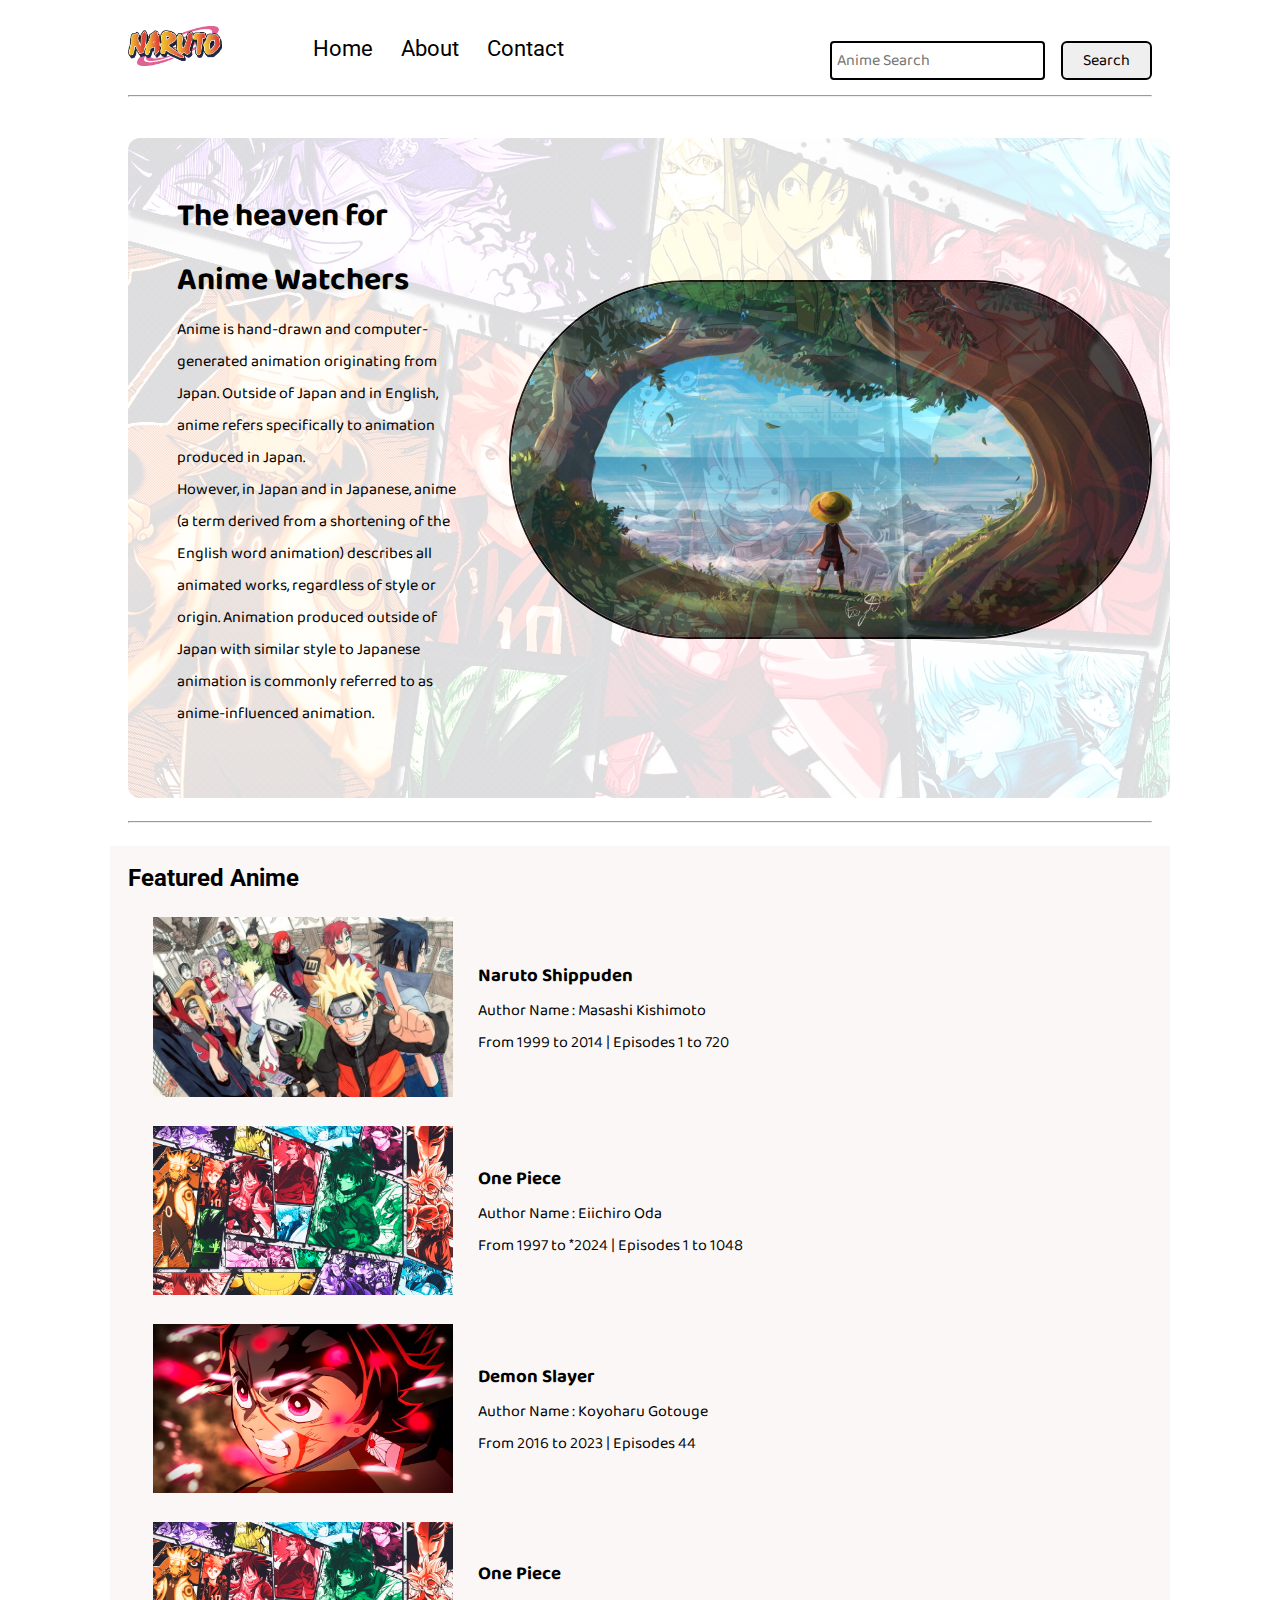
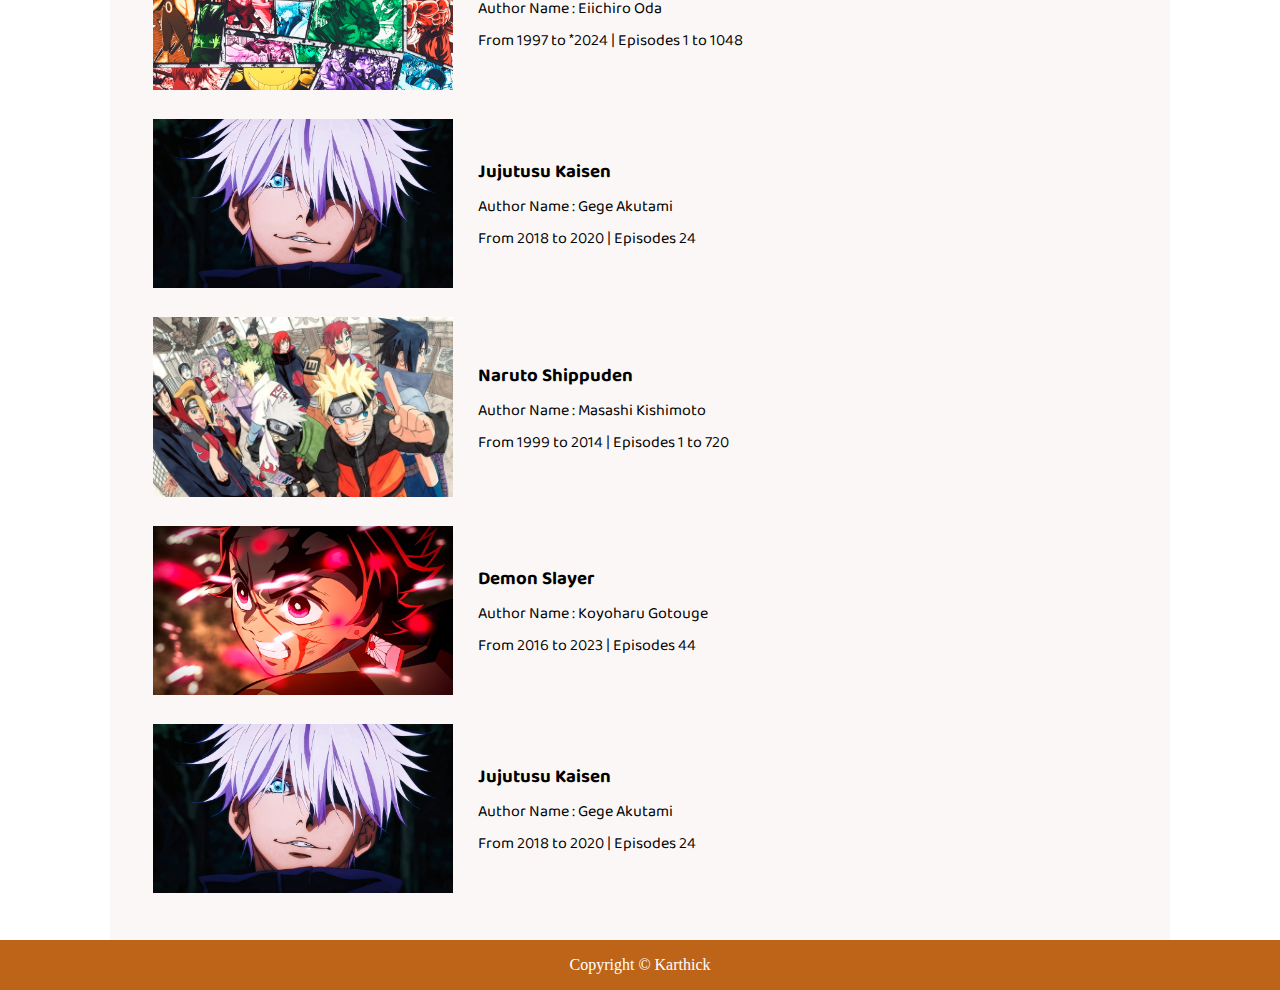
<file: index.html>
<!DOCTYPE html>
<html lang="en">

<head>
    <meta charset="UTF-8">
    <meta name="viewport" content="width=device-width, initial-scale=1.0">
    <link rel="stylesheet" href="css/utils.css">
    <link rel="stylesheet" href="css/style.css">
    <link rel="stylesheet" href="css/mobile.css">
    <title>Anime - Heaven of Anime</title>
</head>

<body>
    <nav class="navigation max-width-1 m-auto">
        <div class="nav-left">
            <a href="/">
                <span><img src="img/logo1.png" width="94px" alt=""></span>
            </a>
            <ul>
                <li><a href="/">Home</a></li>
                <li><a href="#">About</a></li>
                <li><a href="/contact.html">Contact</a></li>
            </ul>
        </div>
        <div class="nav-right">
            <form action="/search.html" method="get">
                <input class="form-input" type="text" name="query" placeholder="Anime Search">
                <button class="btn">Search</button>
            </form>

        </div>

    </nav>
    <div class="max-width-1 m-auto">
        <hr>
    </div>
    <div class="m-auto content max-width-1 my-2">
        <div class="content-left">
            <h1>The heaven for Anime Watchers</h1>
            <p>Anime is hand-drawn and computer-generated animation originating from Japan. Outside of Japan and in English, anime refers specifically to animation produced in Japan.</p>
            <p>However, in Japan and in Japanese, anime (a term derived from a shortening of the English word animation) describes all animated works, regardless of style or origin. Animation produced outside of Japan with similar style to Japanese animation is commonly referred to as anime-influenced animation.</p>
        </div>
        <div class="content-right">
            <img src="img/home1.jpg" alt="iBlog">
        </div>
    </div>

    <div class="max-width-1 m-auto">
        <hr>
    </div>
    <div class="home-articles max-width-1 m-auto font2">
        <h2>Featured Anime</h2>
        <div class="home-article">
            <div class="home-article-img">
                <img src="img/3.jpg" alt="article">
            </div>
            <div class="home-article-content font1">
                <a href="/blogpost.html">
                    <h3>Naruto Shippuden</h3>
                </a>

                <div>Author Name : Masashi Kishimoto</div>
                <span>From 1999 to 2014 | Episodes 1 to 720</span>
            </div>
        </div>
        <div class="home-article">
            <div class="home-article-img">
                <img src="img/1.jpg" alt="article">
            </div>
            <div class="home-article-content font1">
                <a href="/blogpost.html">
                    <h3>One Piece</h3>
                </a>

                <div>Author Name : Eiichiro Oda</div>
                <span>From 1997 to *2024 | Episodes 1 to 1048</span>
            </div>
        </div>
        <div class="home-article">
            <div class="home-article-img">
                <img src="img/2.jpg" alt="article">
            </div>
            <div class="home-article-content font1">
                <a href="/blogpost.html">
                    <h3>Demon Slayer</h3>
                </a>

                <div>Author Name : Koyoharu Gotouge</div>
                <span>From 2016 to 2023 | Episodes 44</span>
            </div>
        </div>
        <div class="home-article">
            <div class="home-article-img">
                <img src="img/1.jpg" alt="article">
            </div>
            <div class="home-article-content font1">
                <a href="/blogpost.html">
                    <h3>One Piece</h3>
                </a>

                <div>Author Name : Eiichiro Oda</div>
                <span>From 1997 to *2024 | Episodes 1 to 1048</span>
            </div>
        </div>
        <div class="home-article">
            <div class="home-article-img">
                <img src="img/5.jpg" alt="article">
            </div>
            <div class="home-article-content font1">
                <a href="/blogpost.html">
                    <h3>Jujutusu Kaisen</h3>
                </a>

                <div>Author Name : Gege Akutami</div>
                <span>From 2018 to 2020 | Episodes 24</span>
            </div>
        </div>
        <div class="home-article">
            <div class="home-article-img">
                <img src="img/3.jpg" alt="article">
            </div>
            <div class="home-article-content font1">
                <a href="/blogpost.html">
                    <h3>Naruto Shippuden</h3>
                </a>

                <div>Author Name : Masashi Kishimoto</div>
                <span>From 1999 to 2014 | Episodes 1 to 720</span>
            </div>
        </div>
        <div class="home-article">
            <div class="home-article-img">
                <img src="img/2.jpg" alt="article">
            </div>
            <div class="home-article-content font1">
                <a href="/blogpost.html">
                    <h3>Demon Slayer</h3>
                </a>

                <div>Author Name : Koyoharu Gotouge</div>
                <span>From 2016 to 2023 | Episodes 44</span>
            </div>
        </div>
        <div class="home-article">
            <div class="home-article-img">
                <img src="img/5.jpg" alt="article">
            </div>
            <div class="home-article-content font1">
                <a href="/blogpost.html">
                    <h3>Jujutusu Kaisen</h3>
                </a>

                <div>Author Name : Gege Akutami</div>
                <span>From 2018 to 2020 | Episodes 24</span>
            </div>
        </div>

    </div>

    <div class="footer">
        <p>Copyright &copy; Karthick </p>
    </div>
</body>

</html>
</file>
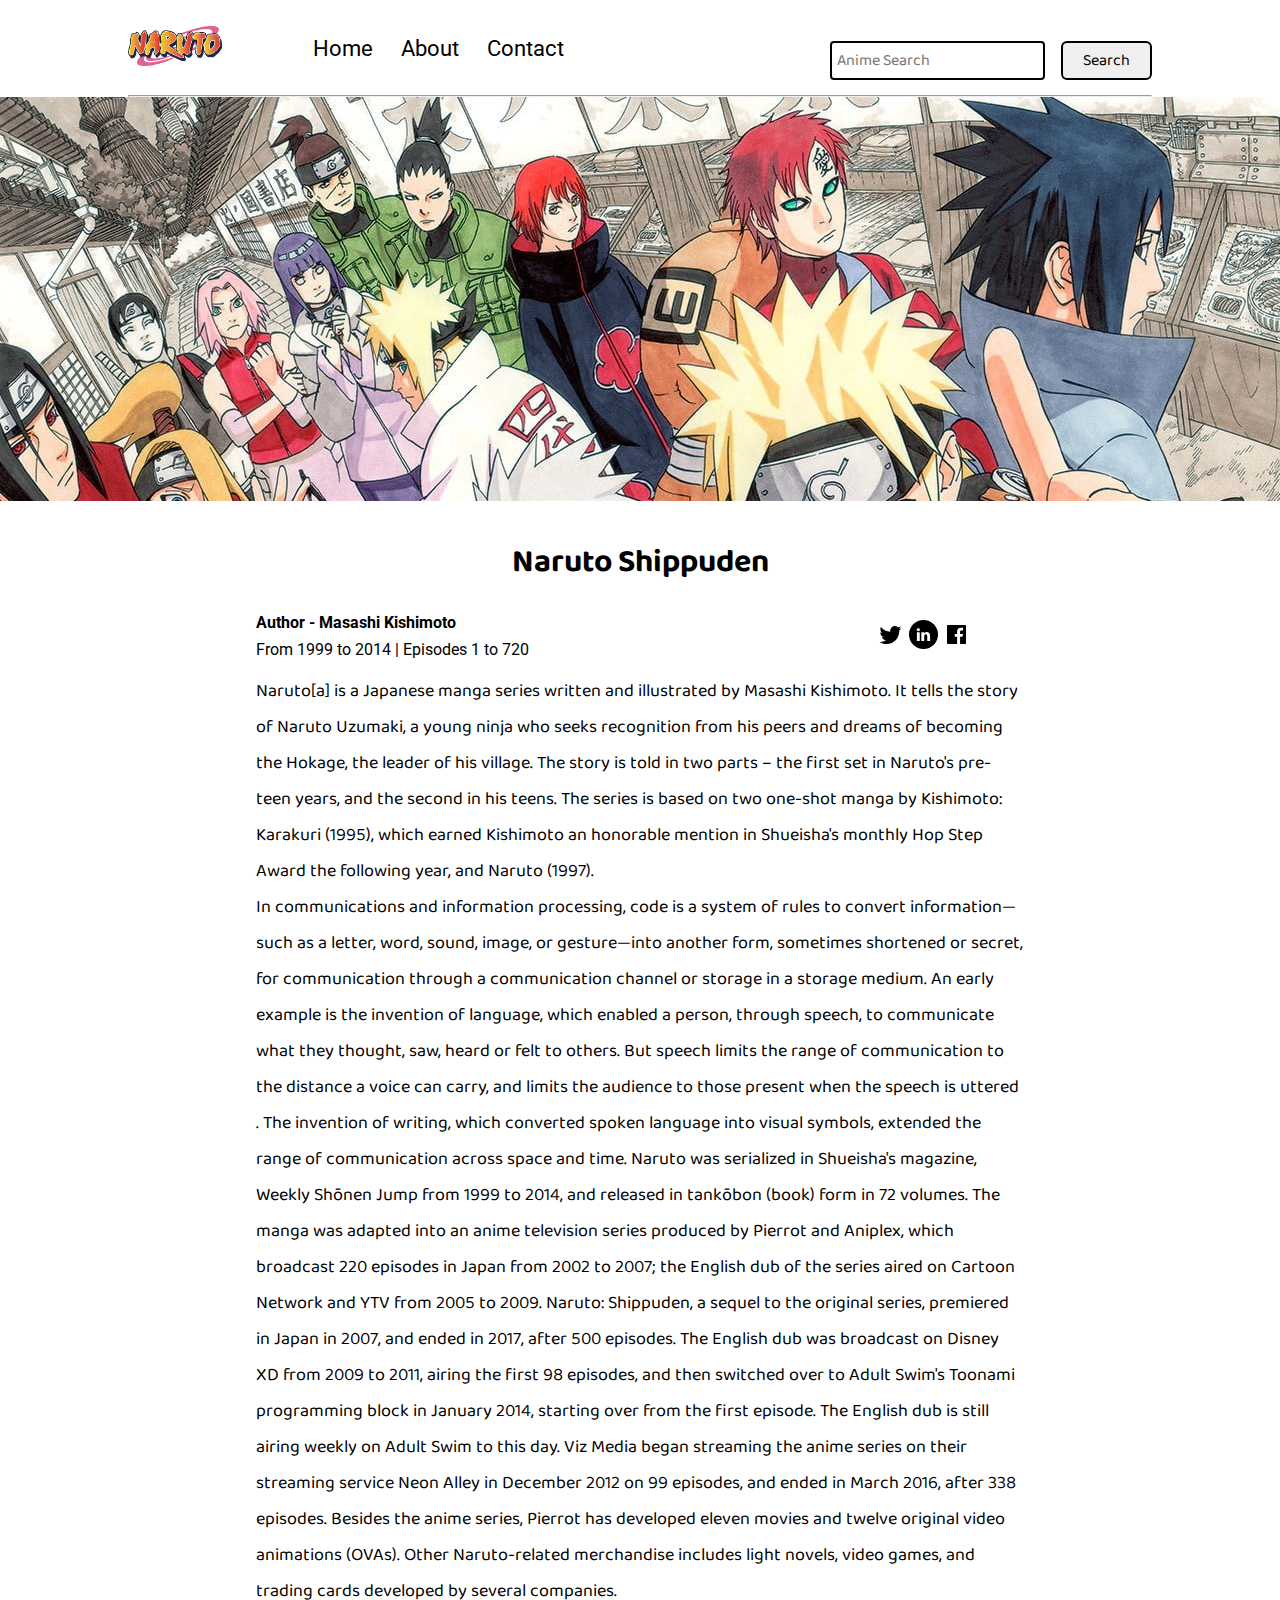
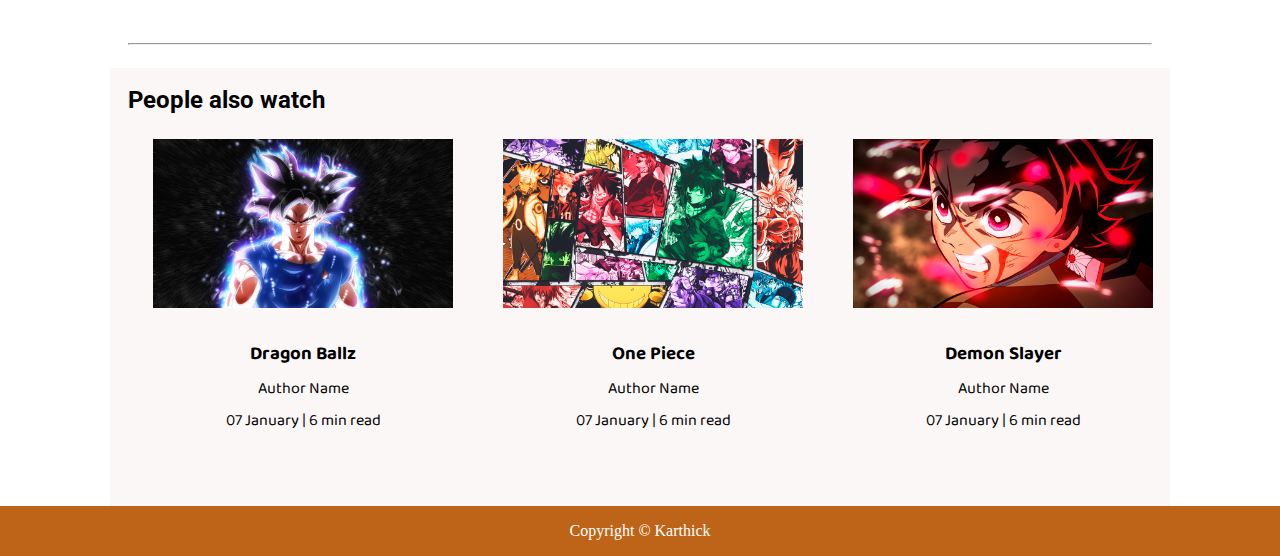
<file: blogpost.html>
<!DOCTYPE html>
<html lang="en">
<head>
    <meta charset="UTF-8">
    <meta name="viewport" content="width=device-width, initial-scale=1.0">
    <link rel="stylesheet" href="css/utils.css">
    <link rel="stylesheet" href="css/style.css">
    <link rel="stylesheet" href="css/blogpost.css">
    <link rel="stylesheet" href="css/mobile.css">
    <title>Anime - Heaven of Anime</title>
</head>
<body>
    <nav class="navigation max-width-1 m-auto">
        <div class="nav-left">
            <a href="/">
                <span><img src="img/logo1.png" width="94px" alt=""></span>
            </a>
            <ul>
                <li><a href="/">Home</a></li>
                <li><a href="#">About</a></li>
                <li><a href="/contact.html">Contact</a></li>
            </ul>
        </div>
        <div class="nav-right">
            <form action="/search.html" method="get">
                <input class="form-input" type="text" name="query" placeholder="Anime Search">
                <button class="btn">Search</button>
            </form>

        </div>

    </nav>
    <div class="max-width-1 m-auto">
        <hr>
    </div>
    <div class="post-img">
        <img src="img/3.jpg" alt="">
    </div>
    <div class="m-auto blog-post-content max-width-2 m-auto my-2">
        <h1 class="font1">Naruto Shippuden</h1>
        <div class="blogpost-meta">
            <div class="author-info">
                <div>
                <b>
                  Author - Masashi Kishimoto
                </b>
                </div>
                <div>From 1999 to 2014 | Episodes 1 to 720</div>
            </div>
            <div class="social">
                <svg width="29" height="29" class="hk"><path d="M22.05 7.54a4.47 4.47 0 0 0-3.3-1.46 4.53 4.53 0 0 0-4.53 4.53c0 .35.04.7.08 1.05A12.9 12.9 0 0 1 5 6.89a5.1 5.1 0 0 0-.65 2.26c.03 1.6.83 2.99 2.02 3.79a4.3 4.3 0 0 1-2.02-.57v.08a4.55 4.55 0 0 0 3.63 4.44c-.4.08-.8.13-1.21.16l-.81-.08a4.54 4.54 0 0 0 4.2 3.15 9.56 9.56 0 0 1-5.66 1.94l-1.05-.08c2 1.27 4.38 2.02 6.94 2.02 8.3 0 12.86-6.9 12.84-12.85.02-.24 0-.43 0-.65a8.68 8.68 0 0 0 2.26-2.34c-.82.38-1.7.62-2.6.72a4.37 4.37 0 0 0 1.95-2.51c-.84.53-1.81.9-2.83 1.13z"></path></svg>

                <svg style="background: black;
                border-radius: 21px;" width="29" height="29" viewBox="0 0 29 29" fill="none" class="hk"><path d="M5 6.36C5 5.61 5.63 5 6.4 5h16.2c.77 0 1.4.61 1.4 1.36v16.28c0 .75-.63 1.36-1.4 1.36H6.4c-.77 0-1.4-.6-1.4-1.36V6.36z"></path><path fill-rule="evenodd" clip-rule="evenodd" d="M10.76 20.9v-8.57H7.89v8.58h2.87zm-1.44-9.75c1 0 1.63-.65 1.63-1.48-.02-.84-.62-1.48-1.6-1.48-.99 0-1.63.64-1.63 1.48 0 .83.62 1.48 1.59 1.48h.01zM12.35 20.9h2.87v-4.79c0-.25.02-.5.1-.7.2-.5.67-1.04 1.46-1.04 1.04 0 1.46.8 1.46 1.95v4.59h2.87v-4.92c0-2.64-1.42-3.87-3.3-3.87-1.55 0-2.23.86-2.61 1.45h.02v-1.24h-2.87c.04.8 0 8.58 0 8.58z" fill="#fff"></path></svg>

                <svg width="29" height="29" class="hk"><path d="M23.2 5H5.8a.8.8 0 0 0-.8.8V23.2c0 .44.35.8.8.8h9.3v-7.13h-2.38V13.9h2.38v-2.38c0-2.45 1.55-3.66 3.74-3.66 1.05 0 1.95.08 2.2.11v2.57h-1.5c-1.2 0-1.48.57-1.48 1.4v1.96h2.97l-.6 2.97h-2.37l.05 7.12h5.1a.8.8 0 0 0 .79-.8V5.8a.8.8 0 0 0-.8-.79"></path></svg>

            </div>
        </div>
         <p class="font1">Naruto[a] is a Japanese manga series written and illustrated by Masashi Kishimoto. It tells the story of Naruto Uzumaki, a young ninja who seeks recognition from his peers and dreams of becoming the Hokage, the leader of his village. The story is told in two parts – the first set in Naruto's pre-teen years, and the second in his teens. The series is based on two one-shot manga by Kishimoto: Karakuri (1995), which earned Kishimoto an honorable mention in Shueisha's monthly Hop Step Award the following year, and Naruto (1997).</p>
         <p class="font1">In communications and information processing, code is a system of rules to convert information—such as a letter, word, sound, image, or gesture—into another form, sometimes shortened or secret, for communication through a communication channel or storage in a storage medium. An early example is the invention of language, which enabled a person, through speech, to communicate what they thought, saw, heard or felt to others. But speech limits the range of communication to the distance a voice can carry, and limits the audience to those present when the speech is uttered . The invention of writing, which converted spoken language into visual symbols, extended the range of communication across space and time.

            Naruto was serialized in Shueisha's magazine, Weekly Shōnen Jump from 1999 to 2014, and released in tankōbon (book) form in 72 volumes. The manga was adapted into an anime television series produced by Pierrot and Aniplex, which broadcast 220 episodes in Japan from 2002 to 2007; the English dub of the series aired on Cartoon Network and YTV from 2005 to 2009. Naruto: Shippuden, a sequel to the original series, premiered in Japan in 2007, and ended in 2017, after 500 episodes. The English dub was broadcast on Disney XD from 2009 to 2011, airing the first 98 episodes, and then switched over to Adult Swim's Toonami programming block in January 2014, starting over from the first episode. The English dub is still airing weekly on Adult Swim to this day. Viz Media began streaming the anime series on their streaming service Neon Alley in December 2012 on 99 episodes, and ended in March 2016, after 338 episodes. Besides the anime series, Pierrot has developed eleven movies and twelve original video animations (OVAs). Other Naruto-related merchandise includes light novels, video games, and trading cards developed by several companies.</p>
        
    </div>

    <div class="max-width-1 m-auto"><hr></div>
    <div class="home-articles max-width-1 m-auto font2">
        <h2>People also watch</h2>
        <div class="row">

       
        <div class="home-article more-post">
            <div class="home-article-img">
                <img src="img/4.jpg" alt="article">
            </div>
            <div class="home-article-content font1 center">
                <a href="/blogpost.html"><h3>Dragon Ballz</h3></a>
                
                <div>Author Name</div>
                <span>07 January | 6 min read</span>
            </div>
        </div>
        <div class="home-article more-post">
            <div class="home-article-img">
                <img src="img/1.jpg" alt="article">
            </div>
            <div class="home-article-content font1 center">
                <a href="/blogpost.html"><h3>One Piece</h3></a>
                
                <div>Author Name</div>
                <span>07 January | 6 min read</span>
            </div>
        </div>
        <div class="home-article more-post">
            <div class="home-article-img">
                <img src="img/2.jpg" alt="article">
            </div>
            <div class="home-article-content font1 center">
                <a href="/blogpost.html"><h3>Demon Slayer</h3></a>
                
                <div>Author Name</div>
                <span>07 January | 6 min read</span>
            </div>
        </div>
        
    </div>
    </div>

    <div class="footer">
        <p>Copyright &copy; Karthick </p>
    </div>
</body>
</html>
</file>
<file: css/utils.css>
@import url("https://fonts.googleapis.com/css2?family=Roboto&display=swap");
@import url("https://fonts.googleapis.com/css2?family=Baloo+Bhaina+2:wght@500&display=swap");
:root { 
  --main-bg-color: #bd6418;
  --font1: "Baloo Bhaina 2", cursive;
  --font2: "Roboto", sans-serif;
}

.center{
  text-align: center
}

.font1 {
  font-family: var(--font1);
}
.font2 {
  font-family: var(--font2);
}

.max-width-1 {
  max-width: 80vw;
}

.max-width-2 {
  max-width: 60vw;
}

.m-auto {
  margin: auto;
}

.mx-1{
  margin-left: 23px;
  margin-right: 23px;
}

.my-2{
  margin-top: 32px;
  margin-bottom: 32px;
}

.btn {
  padding: 0px 20px;
  padding-top: 3px;
  border: 2px solid black;
  border-radius: 6px;
  font-family: var(--font1);
  font-size: 16px;
  cursor: pointer;
  transition: all 0.3s ease-in-out;
}

.btn:hover {
  color: white;
  background: var(--main-bg-color);
}

.form-input {
  padding: 0px 5px;
  padding-top: 3px;
  font-size: 16px;
  border: 2px solid black;
  border-radius: 4px;
  margin: 0 13px;
  font-family: var(--font1);
}

.form-box input, textarea{
  width: 52vw;
  padding: 0px 6px;
  margin: 7px 0;
  font-size: 18px;
  font-family: var(--font1);
  border: 2px solid var(--main-bg-color);
    border-radius: 5px;
}
</file>
<file: css/style.css>
* {
  margin: 0;
  padding: 0; 
  scroll-behavior: smooth;
  scrollbar-arrow-color: black;
}

.navigation {
  margin-top: 25px;
  font-family: var(--font1);
  /* height: 74px;  */
  display: flex;
  justify-content: space-between;
  align-items: center;
}

.nav-left {
  display: flex;
}

.nav-left span {
  font-size: 35px;
  padding-top: 10px;
}

.nav-left ul {
  display: flex;
  align-items: center;
  margin: 0 77px;
  font-size: 22px;
  padding-bottom: 23px;
}

.nav-left ul li {
  list-style: none;
  margin: 0 14px;
  font-family: var(--font2);
  transition: all 0.3s ease-in-out;
}

.nav-left ul li a {
  text-decoration: none;
  color: black;
}

.nav-left ul li a:hover {
  color: var(--main-bg-color);
  font-weight: bolder;
}

.content {
  height: 100%;
  display: flex;
  margin-top: 32px;
  padding: 9px;
  position: relative;
}

.content::after {
  content: "";
  background-image: url("../img/1.jpg");
  position: absolute;
  width: 100%;
  height: inherit;
  opacity: 0.15;
  border-radius: 12px;
}

.content-left {
  font-family: var(--font1);
  display: flex;
  flex-direction: column;
  justify-content: center;
  padding: 49px;
  z-index: 1;
}

.content-right {
  display: flex;
  align-items: center;
  justify-content: center;
}

.content-right img {
  height: 355px;
  border: 2px solid black;
  border-radius: 200px;
}

.home-articles {
  padding: 18px;
  background-color: rgb(248, 239, 239, 0.5);
  margin-top: 23px;
  position: relative;
}

.year-box {
  position: absolute;  
  right: 0px;
  top: 100px;
  width: 234px;
  height: 255px;
  font-size: 18px;
}

.year-box div {
  margin: 12px 0px;
}

.home-article {
  display: flex;
  margin: 25px;
}

.home-article img {
  width: 300px;
}

.home-article-content {
  align-self: center;
  padding: 25px;
}

.home-article-content a {
  text-decoration: none;
  color: black;
}
/* .home-articles{} */
.footer {
  height: 50px;
  background-color: var(--main-bg-color);
  display: flex;
  align-items: center;
  justify-content: center;
  color: white;
  flex-direction: column;
}

.footer a {
  color: white;
}
</file>
<file: css/mobile.css>
@media screen and (max-width: 1200px) {
  .navigation {
    flex-direction: column;
    margin-bottom: 23px;
  }

  .nav-left {
    flex-direction: column;
    text-align: center;
  }

  .content-right {
    display: none;
  }

  .home-article {
    flex-direction: column;
  }

  .home-article-img {
    text-align: center;
  }

  .year-box {
    top: 25px;
    left: 60vw;
    font-size: 11px;
    display: flex;
  }

  .year-box div {
    padding: 0 3px;
    margin: 0;
  }

  .home-article img {
    width: 70vw;
  }
  .form-input {
    width: 50%;
  }
  .form-box input,
  textarea {
    width: 66vw;
  }
  .row {
    flex-direction: column;
  }
  .social {
    padding: 0;
  }
  .post-img {
    height: auto;
  }
  .adjust-year {
    position: static;
    height: auto;
    padding: 12px 0px;
    display: flex;
    justify-content: flex-end;
    width: 100%;
  }
}
</file>
<file: css/blogpost.css>
.post-img{
    height: 404px;
    overflow: hidden; 
}
.post-img img{
    width: 100%;
}
.blog-post-content{
    /* background-color: rebeccapurple; */
}
.blog-post-content h1{
    text-align: center;
}
.blog-post-content p{
    font-size: 18px; 
}

.row{
    display: flex;
}
.more-post{
    flex-direction: column; 
    align-items: center;
}
.blogpost-meta{ 
    display: flex;
    justify-content: space-between;
}

.author-info{
    margin: 12px 0;
}
.author-info div{
    padding: 4px 0px;
    font-family: var(--font2);
}
.social{
    padding-right: 53px;
    align-self: center;
    cursor: pointer;
}
</file>
